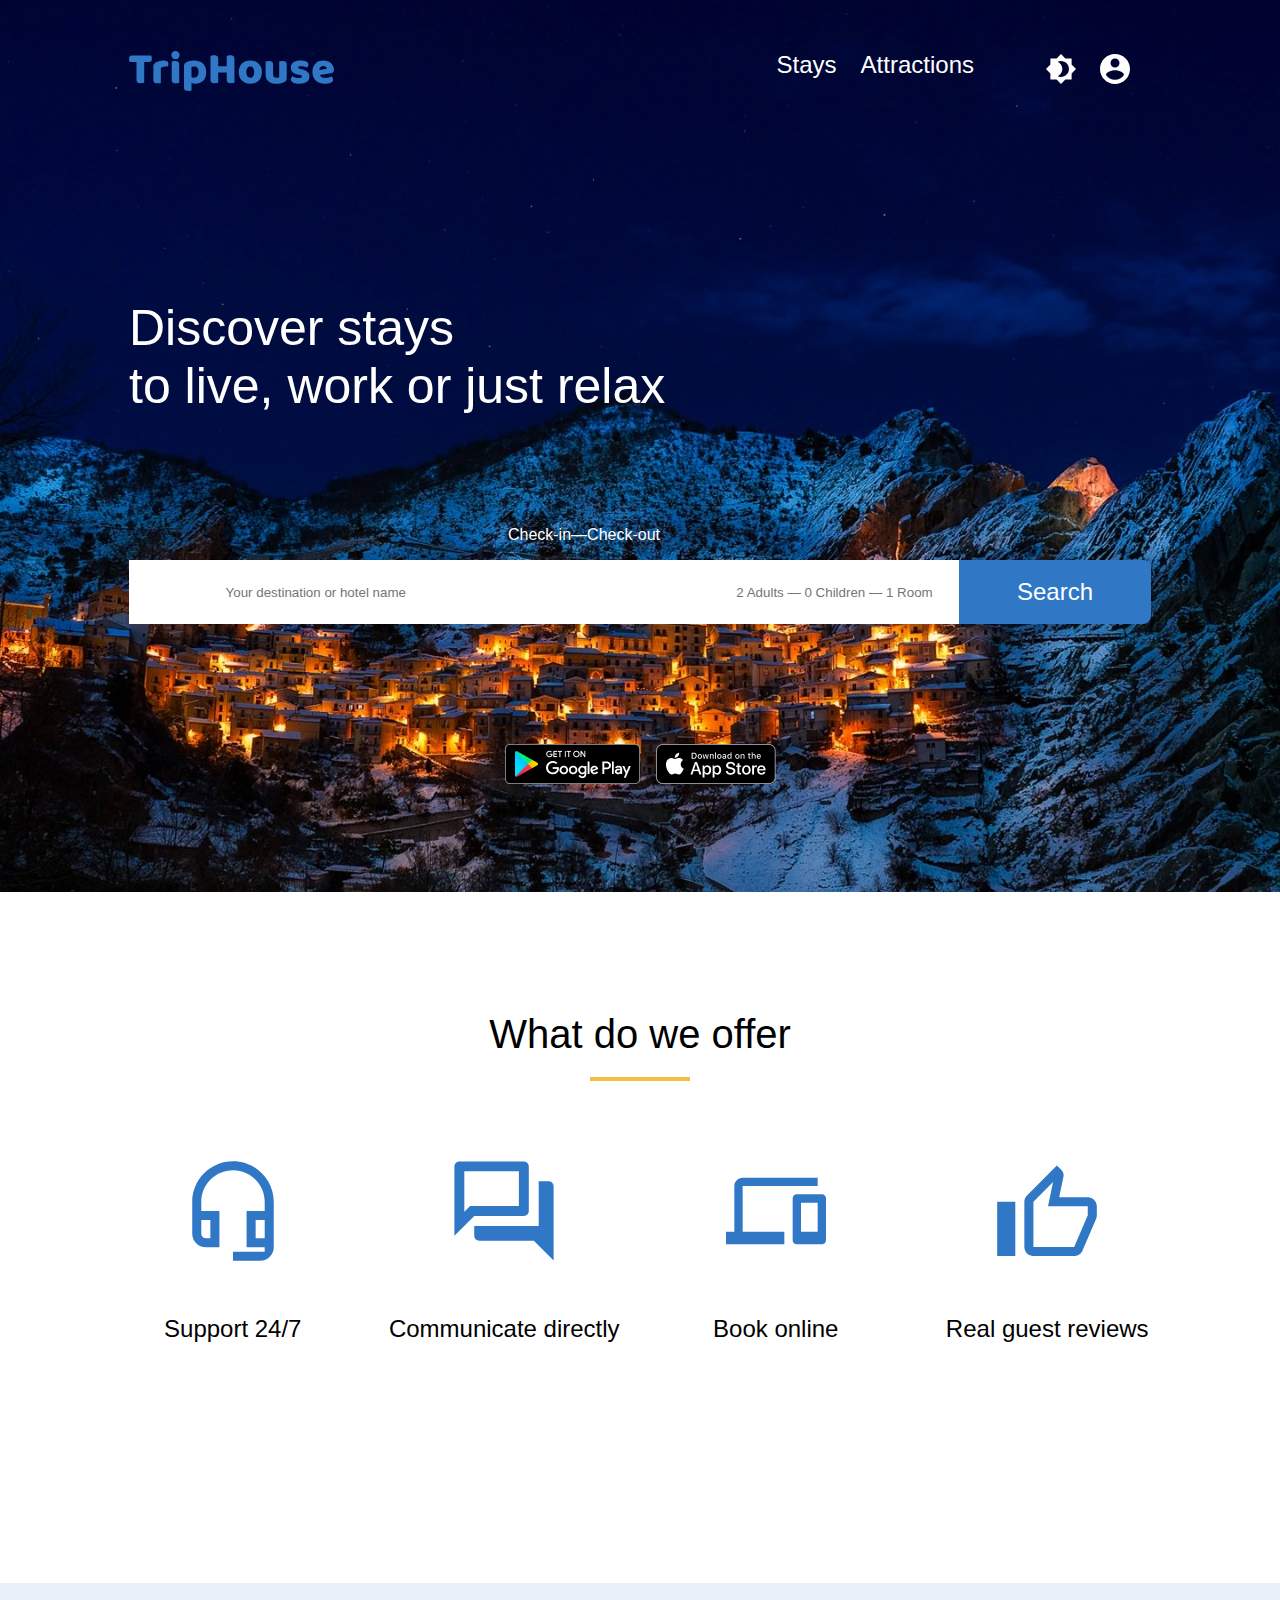
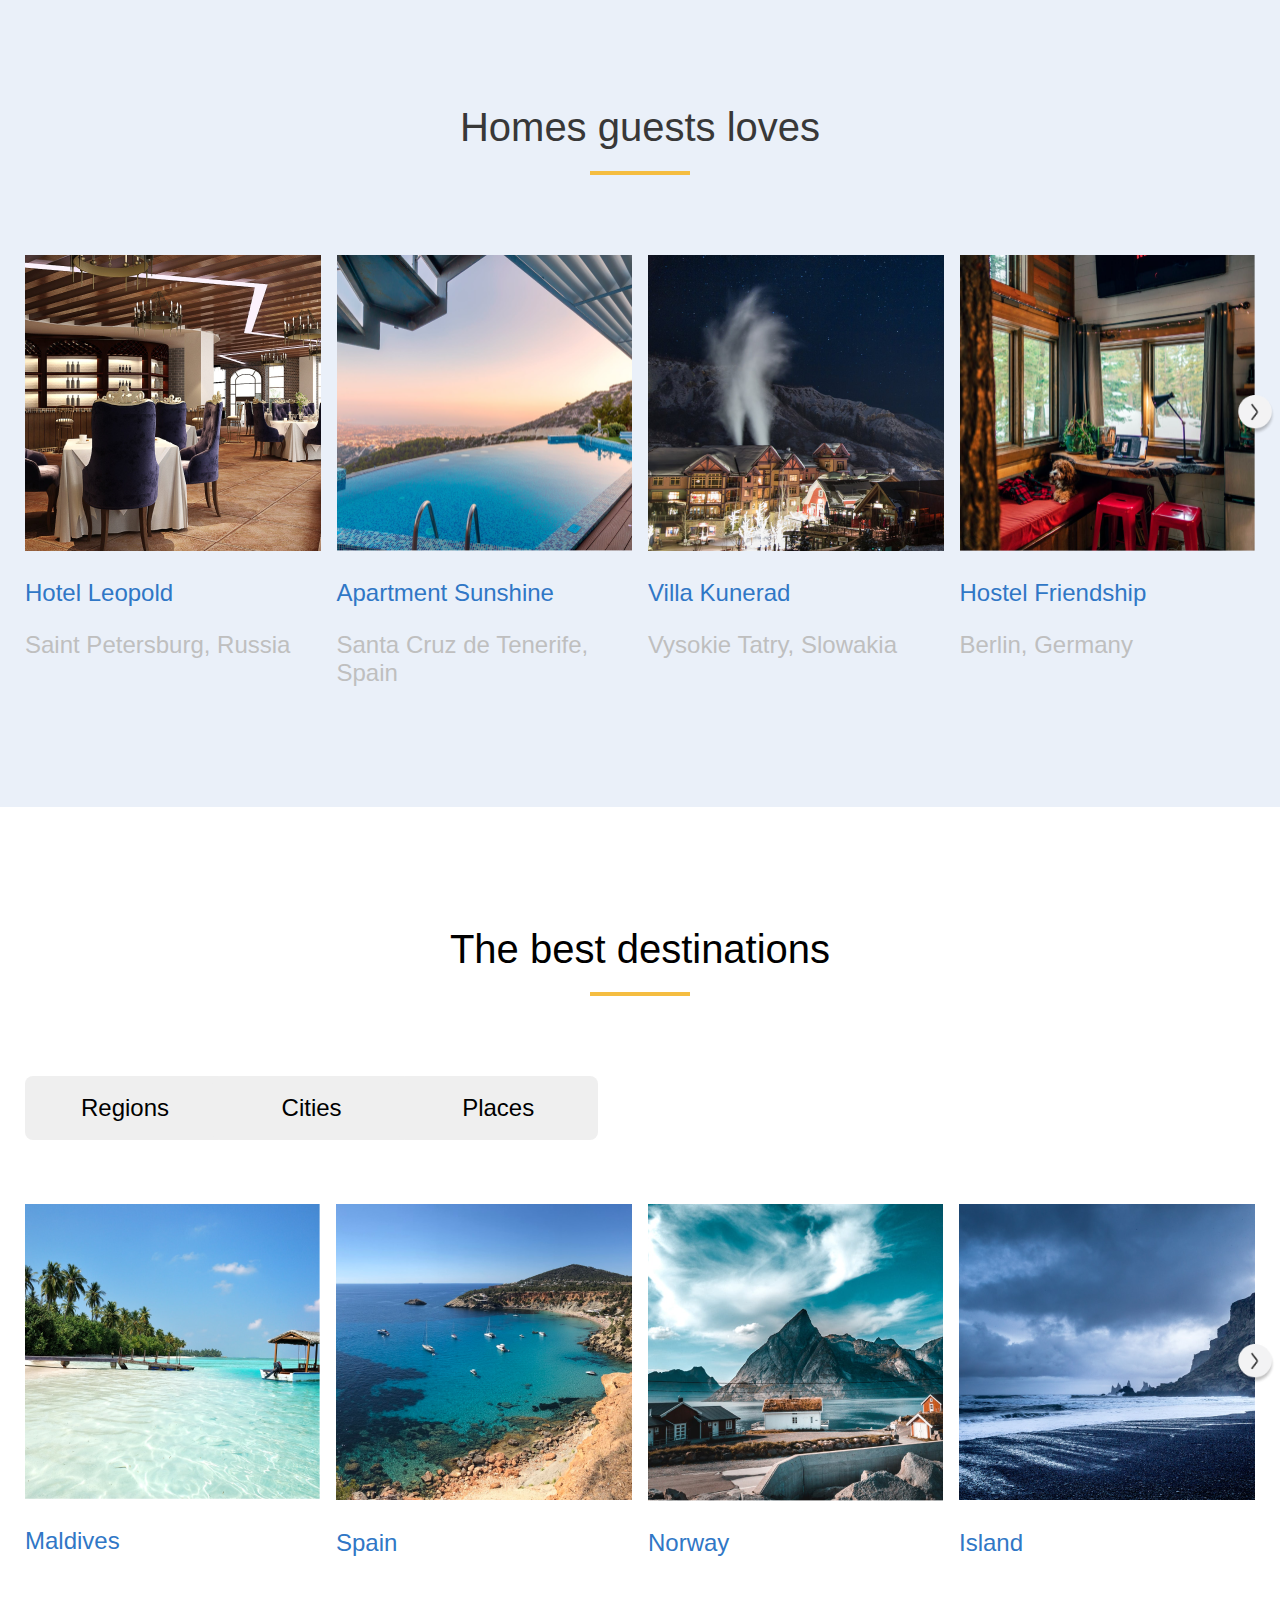
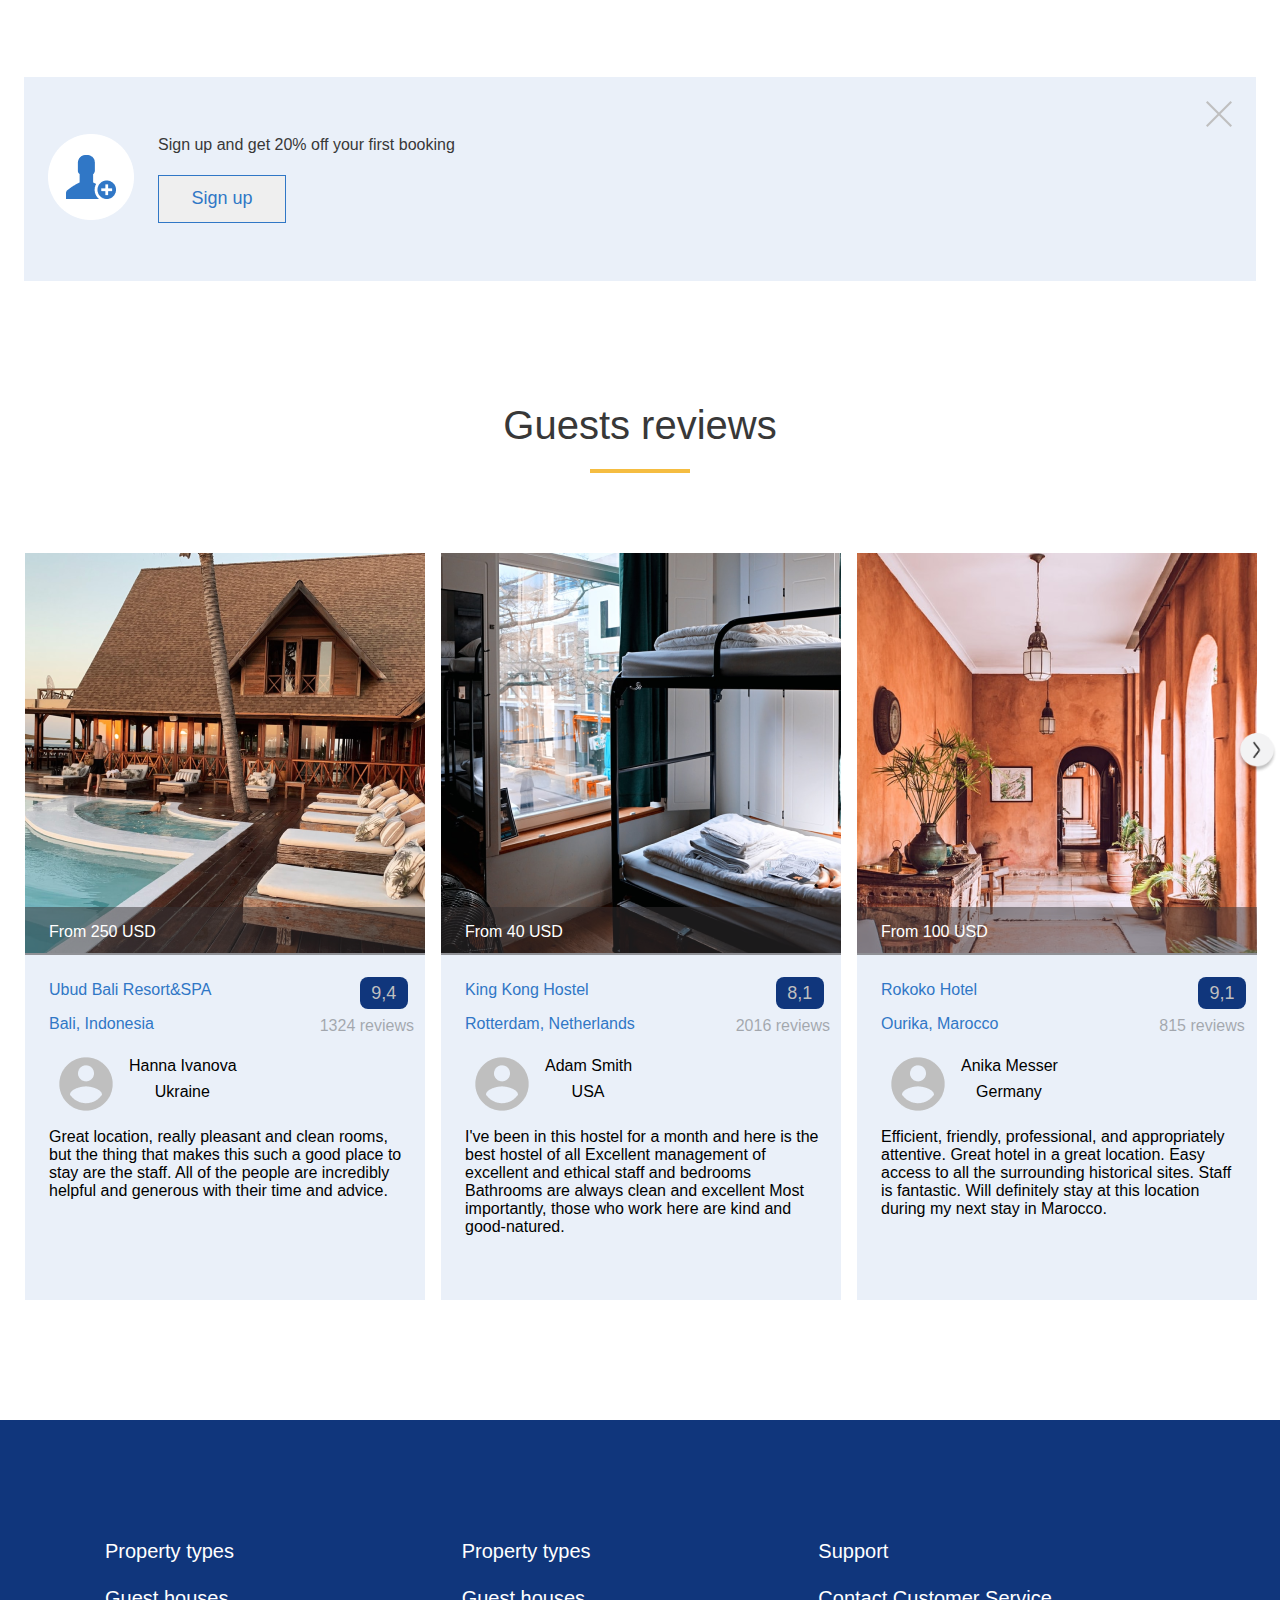
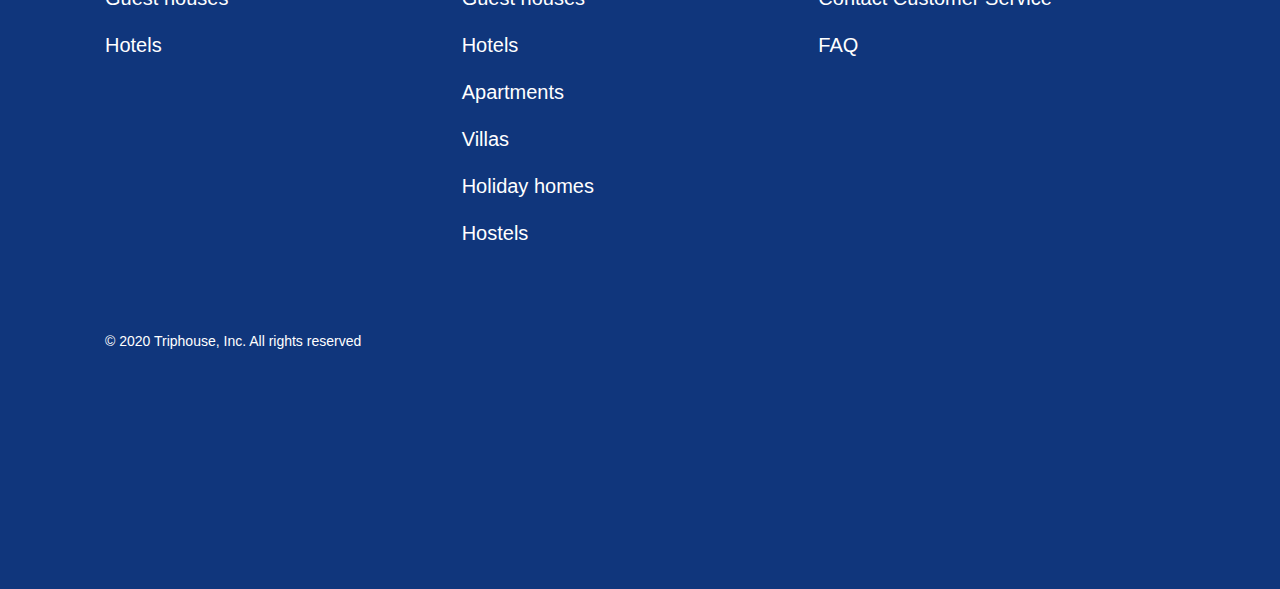
<file: index.html>
<!Doctype html>
<html lang="en">
<head>
    <meta charset="UTF-8">
    <meta name="viewport" content="width=device-width, initial-scale=1.0">
    <title>Моя первая страница!</title>
    <link href="styles/styles.css" rel="stylesheet">
    <link href="styles/adaptive.css" rel="stylesheet">
</head>
<body>

<svg display="none">
    <symbol id="logo_vector" width="205" height="40" viewBox="0 0 205 40" xmlns="http://www.w3.org/2000/svg">
        <g>
            <path d="M0.840915 11.0236C0.634374 10.6937 0.442587 10.2437 0.265552 9.67379C0.0885173 9.10386 0 8.50394 0 7.87402C0 6.70416 0.250799 5.86427 0.752398 5.35433C1.2835 4.84439 1.96213 4.58943 2.7883 4.58943H22.0851C22.2916 4.91938 22.4834 5.36933 22.6604 5.93926C22.8375 6.50919 22.926 7.10911 22.926 7.73903C22.926 8.90889 22.6604 9.74878 22.1293 10.2587C21.6277 10.7687 20.9639 11.0236 20.1377 11.0236H15.225V31.811C14.9004 31.901 14.3841 31.991 13.6759 32.081C12.9973 32.171 12.3187 32.216 11.64 32.216C10.9614 32.216 10.3565 32.156 9.82543 32.036C9.32383 31.946 8.896 31.766 8.54193 31.4961C8.18786 31.2261 7.9223 30.8511 7.74527 30.3712C7.56823 29.8913 7.47972 29.2613 7.47972 28.4814V11.0236H0.840915Z"
                  fill="#3077C6"/>
            <path d="M31.8497 31.946C31.5546 32.036 31.0825 32.126 30.4334 32.216C29.8138 32.306 29.1646 32.351 28.486 32.351C27.8369 32.351 27.2468 32.306 26.7156 32.216C26.214 32.126 25.7862 31.946 25.4321 31.676C25.0781 31.4061 24.7978 31.0461 24.5912 30.5962C24.4142 30.1162 24.3257 29.5013 24.3257 28.7514V15.2531C24.3257 14.5632 24.4437 13.9783 24.6797 13.4983C24.9453 12.9884 25.3141 12.5384 25.7862 12.1485C26.2583 11.7585 26.8337 11.4136 27.5123 11.1136C28.2204 10.7837 28.9728 10.4987 29.7695 10.2587C30.5662 10.0187 31.3923 9.83877 32.248 9.71878C33.1036 9.5688 33.9593 9.49381 34.815 9.49381C36.2313 9.49381 37.3525 9.77878 38.1786 10.3487C39.0048 10.8886 39.4179 11.7885 39.4179 13.0484C39.4179 13.4683 39.3589 13.8883 39.2409 14.3082C39.1228 14.6982 38.9753 15.0581 38.7983 15.3881C38.1786 15.3881 37.5443 15.4181 36.8951 15.4781C36.246 15.5381 35.6116 15.628 34.992 15.748C34.3724 15.868 33.7823 16.003 33.2217 16.153C32.6906 16.273 32.2332 16.4229 31.8497 16.6029V31.946Z"
                  fill="#3077C6"/>
            <path d="M42.3448 4.04949C42.3448 2.90964 42.7137 1.94976 43.4513 1.16985C44.2185 0.389951 45.2216 0 46.4609 0C47.7001 0 48.6886 0.389951 49.4262 1.16985C50.1934 1.94976 50.577 2.90964 50.577 4.04949C50.577 5.18935 50.1934 6.14923 49.4262 6.92913C48.6886 7.70904 47.7001 8.09899 46.4609 8.09899C45.2216 8.09899 44.2185 7.70904 43.4513 6.92913C42.7137 6.14923 42.3448 5.18935 42.3448 4.04949ZM50.2229 31.946C49.8983 32.006 49.4115 32.081 48.7623 32.171C48.1427 32.291 47.5084 32.351 46.8592 32.351C46.2101 32.351 45.62 32.306 45.0889 32.216C44.5873 32.126 44.1594 31.946 43.8054 31.676C43.4513 31.4061 43.171 31.0461 42.9645 30.5962C42.7874 30.1162 42.6989 29.5013 42.6989 28.7514V10.4387C43.0235 10.3787 43.4956 10.3037 44.1152 10.2137C44.7643 10.0937 45.4134 10.0337 46.0626 10.0337C46.7117 10.0337 47.2871 10.0787 47.7887 10.1687C48.3198 10.2587 48.7623 10.4387 49.1164 10.7087C49.4705 10.9786 49.736 11.3536 49.9131 11.8335C50.1196 12.2835 50.2229 12.8834 50.2229 13.6333V31.946Z"
                  fill="#3077C6"/>
            <path d="M64.8825 9.44882C66.6529 9.44882 68.2905 9.68879 69.7952 10.1687C71.3296 10.6187 72.6426 11.3236 73.7343 12.2835C74.826 13.2433 75.6816 14.4582 76.3013 15.928C76.9209 17.3678 77.2307 19.0926 77.2307 21.1024C77.2307 23.0221 76.9652 24.7019 76.4341 26.1417C75.9029 27.5816 75.1506 28.7964 74.1769 29.7863C73.2032 30.7462 72.0229 31.4661 70.6362 31.946C69.2789 32.4259 67.7594 32.6659 66.0775 32.6659C64.8088 32.6659 63.6285 32.4709 62.5368 32.081V39.5501C62.2418 39.64 61.7697 39.73 61.1205 39.82C60.4714 39.94 59.8075 40 59.1289 40C58.4798 40 57.8897 39.955 57.3586 39.865C56.857 39.775 56.4291 39.5951 56.0751 39.3251C55.721 39.0551 55.4554 38.6802 55.2784 38.2002C55.1014 37.7503 55.0128 37.1504 55.0128 36.4004V14.8031C55.0128 13.9932 55.1751 13.3333 55.4997 12.8234C55.8538 12.3135 56.3259 11.8485 56.916 11.4286C57.8307 10.8286 58.9666 10.3487 60.3239 9.98875C61.6812 9.6288 63.2007 9.44882 64.8825 9.44882ZM64.9711 26.6367C68.0101 26.6367 69.5297 24.7919 69.5297 21.1024C69.5297 19.1826 69.1461 17.7578 68.379 16.8279C67.6413 15.898 66.5644 15.4331 65.1481 15.4331C64.5875 15.4331 64.0859 15.5081 63.6433 15.658C63.2007 15.778 62.8171 15.928 62.4926 16.108V26.0067C62.8466 26.1867 63.2302 26.3367 63.6433 26.4567C64.0564 26.5767 64.499 26.6367 64.9711 26.6367Z"
                  fill="#3077C6"/>
            <path d="M105.466 31.811C105.141 31.901 104.625 31.991 103.917 32.081C103.238 32.171 102.56 32.216 101.881 32.216C101.202 32.216 100.598 32.156 100.066 32.036C99.5649 31.946 99.137 31.766 98.783 31.4961C98.4289 31.2261 98.1633 30.8511 97.9863 30.3712C97.8093 29.8913 97.7207 29.2613 97.7207 28.4814V21.4623H89.2231V31.811C88.8985 31.901 88.3822 31.991 87.674 32.081C86.9954 32.171 86.3168 32.216 85.6381 32.216C84.9595 32.216 84.3546 32.156 83.8235 32.036C83.3219 31.946 82.8941 31.766 82.54 31.4961C82.1859 31.2261 81.9204 30.8511 81.7434 30.3712C81.5663 29.8913 81.4778 29.2613 81.4778 28.4814V4.72441C81.8024 4.66442 82.3187 4.58943 83.0269 4.49944C83.735 4.37945 84.4136 4.31946 85.0628 4.31946C85.7414 4.31946 86.3315 4.37945 86.8331 4.49944C87.3642 4.58943 87.8068 4.7694 88.1609 5.03937C88.5149 5.30934 88.7805 5.68429 88.9575 6.16423C89.1346 6.64417 89.2231 7.27409 89.2231 8.05399V15.2531H97.7207V4.72441C98.0453 4.66442 98.5617 4.58943 99.2698 4.49944C99.9779 4.37945 100.657 4.31946 101.306 4.31946C101.984 4.31946 102.574 4.37945 103.076 4.49944C103.607 4.58943 104.05 4.7694 104.404 5.03937C104.758 5.30934 105.023 5.68429 105.2 6.16423C105.377 6.64417 105.466 7.27409 105.466 8.05399V31.811Z"
                  fill="#3077C6"/>
            <path d="M132.901 21.0574C132.901 22.9171 132.621 24.5819 132.06 26.0517C131.499 27.4916 130.703 28.7064 129.67 29.6963C128.667 30.6862 127.457 31.4361 126.041 31.946C124.624 32.4559 123.046 32.7109 121.305 32.7109C119.564 32.7109 117.986 32.4409 116.569 31.901C115.153 31.3611 113.929 30.5962 112.896 29.6063C111.893 28.5864 111.111 27.3566 110.55 25.9168C109.99 24.4769 109.709 22.8571 109.709 21.0574C109.709 19.2876 109.99 17.6828 110.55 16.243C111.111 14.8031 111.893 13.5883 112.896 12.5984C113.929 11.5786 115.153 10.7987 116.569 10.2587C117.986 9.71879 119.564 9.44882 121.305 9.44882C123.046 9.44882 124.624 9.73378 126.041 10.3037C127.457 10.8436 128.667 11.6235 129.67 12.6434C130.703 13.6333 131.499 14.8481 132.06 16.288C132.621 17.7278 132.901 19.3176 132.901 21.0574ZM117.41 21.0574C117.41 22.8871 117.75 24.297 118.428 25.2868C119.136 26.2467 120.11 26.7267 121.349 26.7267C122.589 26.7267 123.533 26.2317 124.182 25.2418C124.861 24.252 125.2 22.8571 125.2 21.0574C125.2 19.2576 124.861 17.8778 124.182 16.9179C123.503 15.928 122.544 15.4331 121.305 15.4331C120.066 15.4331 119.107 15.928 118.428 16.9179C117.75 17.8778 117.41 19.2576 117.41 21.0574Z"
                  fill="#3077C6"/>
            <path d="M136.572 10.4387C136.867 10.3487 137.324 10.2587 137.944 10.1687C138.593 10.0787 139.257 10.0337 139.935 10.0337C140.584 10.0337 141.16 10.0787 141.661 10.1687C142.192 10.2587 142.635 10.4387 142.989 10.7087C143.343 10.9786 143.609 11.3536 143.786 11.8335C143.992 12.2835 144.096 12.8834 144.096 13.6333V23.3071C144.096 24.5369 144.391 25.4218 144.981 25.9618C145.571 26.4717 146.426 26.7267 147.548 26.7267C148.226 26.7267 148.772 26.6667 149.185 26.5467C149.628 26.4267 149.967 26.3067 150.203 26.1867V10.4387C150.498 10.3487 150.956 10.2587 151.575 10.1687C152.224 10.0787 152.888 10.0337 153.567 10.0337C154.216 10.0337 154.791 10.0787 155.293 10.1687C155.824 10.2587 156.267 10.4387 156.621 10.7087C156.975 10.9786 157.24 11.3536 157.417 11.8335C157.624 12.2835 157.727 12.8834 157.727 13.6333V27.3116C157.727 28.8114 157.108 29.9363 155.868 30.6862C154.836 31.3461 153.596 31.841 152.151 32.171C150.734 32.5309 149.185 32.7109 147.503 32.7109C145.91 32.7109 144.435 32.5309 143.078 32.171C141.75 31.811 140.599 31.2561 139.625 30.5062C138.652 29.7563 137.899 28.7964 137.368 27.6265C136.837 26.4267 136.572 24.9869 136.572 23.3071V10.4387Z"
                  fill="#3077C6"/>
            <path d="M180.478 25.4668C180.478 27.7465 179.637 29.5313 177.955 30.8211C176.273 32.111 173.794 32.7559 170.519 32.7559C169.28 32.7559 168.129 32.6659 167.067 32.4859C166.005 32.306 165.09 32.036 164.323 31.676C163.586 31.2861 162.995 30.8061 162.553 30.2362C162.14 29.6663 161.933 28.9914 161.933 28.2115C161.933 27.4916 162.081 26.8916 162.376 26.4117C162.671 25.9018 163.025 25.4818 163.438 25.1519C164.294 25.6318 165.267 26.0667 166.359 26.4567C167.48 26.8166 168.764 26.9966 170.21 26.9966C171.124 26.9966 171.818 26.8616 172.29 26.5917C172.791 26.3217 173.042 25.9618 173.042 25.5118C173.042 25.0919 172.865 24.7619 172.511 24.5219C172.157 24.282 171.567 24.087 170.741 23.937L169.413 23.667C166.846 23.1571 164.928 22.3622 163.659 21.2823C162.42 20.1725 161.8 18.5977 161.8 16.5579C161.8 15.4481 162.036 14.4432 162.509 13.5433C162.981 12.6434 163.645 11.8935 164.5 11.2936C165.356 10.6937 166.374 10.2287 167.554 9.89876C168.764 9.5688 170.092 9.40382 171.537 9.40382C172.629 9.40382 173.647 9.49381 174.591 9.67379C175.565 9.82377 176.406 10.0637 177.114 10.3937C177.822 10.7237 178.383 11.1586 178.796 11.6985C179.209 12.2085 179.415 12.8234 179.415 13.5433C179.415 14.2332 179.283 14.8331 179.017 15.3431C178.781 15.823 178.471 16.228 178.088 16.5579C177.852 16.4079 177.497 16.258 177.025 16.108C176.553 15.928 176.037 15.778 175.476 15.658C174.916 15.5081 174.34 15.3881 173.75 15.2981C173.19 15.2081 172.673 15.1631 172.201 15.1631C171.227 15.1631 170.475 15.2831 169.944 15.5231C169.413 15.733 169.147 16.078 169.147 16.5579C169.147 16.8879 169.295 17.1579 169.59 17.3678C169.885 17.5778 170.446 17.7728 171.272 17.9528L172.644 18.2677C175.476 18.9276 177.483 19.8425 178.663 21.0124C179.873 22.1522 180.478 23.637 180.478 25.4668Z"
                  fill="#3077C6"/>
            <path d="M195.706 32.7109C193.965 32.7109 192.342 32.4709 190.837 31.991C189.362 31.4811 188.064 30.7312 186.942 29.7413C185.851 28.7514 184.98 27.5066 184.331 26.0067C183.712 24.5069 183.402 22.7522 183.402 20.7424C183.402 18.7627 183.712 17.0679 184.331 15.658C184.98 14.2182 185.821 13.0484 186.854 12.1485C187.887 11.2186 189.067 10.5437 190.395 10.1237C191.722 9.67379 193.08 9.44882 194.466 9.44882C196.03 9.44882 197.447 9.68879 198.715 10.1687C200.014 10.6487 201.12 11.3086 202.035 12.1485C202.979 12.9884 203.702 13.9932 204.203 15.1631C204.734 16.333 205 17.6078 205 18.9876C205 20.0075 204.72 20.7874 204.159 21.3273C203.598 21.8673 202.817 22.2122 201.813 22.3622L190.881 24.027C191.206 25.0169 191.87 25.7668 192.873 26.2767C193.876 26.7567 195.027 26.9966 196.325 26.9966C197.535 26.9966 198.671 26.8466 199.733 26.5467C200.825 26.2167 201.71 25.8418 202.389 25.4218C202.861 25.7218 203.259 26.1417 203.584 26.6817C203.908 27.2216 204.071 27.7915 204.071 28.3915C204.071 29.7413 203.451 30.7462 202.212 31.4061C201.268 31.916 200.205 32.261 199.025 32.4409C197.845 32.6209 196.738 32.7109 195.706 32.7109ZM194.466 15.0281C193.758 15.0281 193.139 15.1481 192.608 15.3881C192.106 15.628 191.693 15.943 191.368 16.333C191.044 16.6929 190.793 17.1129 190.616 17.5928C190.468 18.0427 190.38 18.5077 190.35 18.9876L197.919 17.7278C197.83 17.1279 197.506 16.5279 196.945 15.928C196.384 15.3281 195.558 15.0281 194.466 15.0281Z"
                  fill="#3077C6"/>
        </g>
    </symbol>


    <symbol id="Night" width="30" height="30" viewBox="0 0 30 30" xmlns="http://www.w3.org/2000/svg">
        <g>
            <path d="M25.6101 10.6101V4.38992H19.3899L15 0L10.6101 4.38992H4.38992V10.6101L0 15L4.38992 19.3899V25.6101H10.6101L15 30L19.3899 25.6101H25.6101V19.3899L30 15L25.6101 10.6101ZM15 22.9576C13.8196 22.9576 12.6923 22.6923 11.6844 22.2281C14.4164 20.9682 16.3263 18.2096 16.3263 15C16.3263 11.7905 14.4164 9.03183 11.6844 7.77188C12.6923 7.30769 13.8196 7.04244 15 7.04244C19.3899 7.04244 22.9576 10.6101 22.9576 15C22.9576 19.3899 19.3899 22.9576 15 22.9576Z"
                  fill="white"/>
        </g>
    </symbol>

    <symbol id="AccountCircle" width="30" height="30" viewBox="0 0 40 40" fill="none"
            xmlns="http://www.w3.org/2000/svg">
        <g>
            <path d="M20 0C8.96 0 0 8.96 0 20C0 31.04 8.96 40 20 40C31.04 40 40 31.04 40 20C40 8.96 31.04 0 20 0ZM20 6C23.32 6 26 8.68 26 12C26 15.32 23.32 18 20 18C16.68 18 14 15.32 14 12C14 8.68 16.68 6 20 6ZM20 34.4C15 34.4 10.58 31.84 8 27.96C8.06 23.98 16 21.8 20 21.8C23.98 21.8 31.94 23.98 32 27.96C29.42 31.84 25 34.4 20 34.4Z"
                  fill="white"/>
        </g>
    </symbol>

    <symbol id="sound" viewBox="0 0 76 92" xmlns="http://www.w3.org/2000/svg">
        <g>
            <path d="M67.1667 54.3334V71H58.8333V54.3334H67.1667ZM17.1667 54.3334V71H13C10.7083 71 8.83333 69.125 8.83333 66.8334V54.3334H17.1667ZM38 0.166687C17.2917 0.166687 0.5 16.9584 0.5 37.6667V66.8334C0.5 73.75 6.08333 79.3334 13 79.3334H25.5V46H8.83333V37.6667C8.83333 21.5417 21.875 8.50002 38 8.50002C54.125 8.50002 67.1667 21.5417 67.1667 37.6667V46H50.5V79.3334H67.1667V83.5H38V91.8334H63C69.9167 91.8334 75.5 86.25 75.5 79.3334V37.6667C75.5 16.9584 58.7083 0.166687 38 0.166687Z"
                  fill="#3077C6"/>
        </g>
    </symbol>


    <symbol id="Communicate" viewBox="0 0 84 84" xmlns="http://www.w3.org/2000/svg">
        <g>
            <path d="M54.5002 8.66665V37.8333H13.5418L8.66683 42.7083V8.66665H54.5002ZM58.6668 0.333313H4.50016C2.2085 0.333313 0.333496 2.20831 0.333496 4.49998V62.8333L17.0002 46.1666H58.6668C60.9585 46.1666 62.8335 44.2916 62.8335 42V4.49998C62.8335 2.20831 60.9585 0.333313 58.6668 0.333313ZM79.5002 17H71.1668V54.5H17.0002V62.8333C17.0002 65.125 18.8752 67 21.1668 67H67.0002L83.6668 83.6667V21.1666C83.6668 18.875 81.7918 17 79.5002 17Z"
                  fill="#3077C6"/>
        </g>
    </symbol>

    <symbol id="Book" viewBox="0 0 100 68" xmlns="http://www.w3.org/2000/svg">
        <g>
            <path d="M16.6667 9.00002H91.6667V0.666687H16.6667C12.0833 0.666687 8.33333 4.41669 8.33333 9.00002V54.8333H0V67.3333H58.3333V54.8333H16.6667V9.00002ZM95.8333 17.3334H70.8333C68.5417 17.3334 66.6667 19.2084 66.6667 21.5V63.1667C66.6667 65.4583 68.5417 67.3333 70.8333 67.3333H95.8333C98.125 67.3333 100 65.4583 100 63.1667V21.5C100 19.2084 98.125 17.3334 95.8333 17.3334ZM91.6667 54.8333H75V25.6667H91.6667V54.8333Z"
                  fill="#3077C6"/>
        </g>
    </symbol>

    <symbol id="Real" viewBox="0 0 92 84" xmlns="http://www.w3.org/2000/svg">
        <g>
            <path d="M83.4998 29.3334H57.2082L61.1665 10.2917L61.2915 8.95835C61.2915 7.25002 60.5832 5.66669 59.4582 4.54169L55.0415 0.166687L27.6248 27.625C26.0832 29.125 25.1665 31.2084 25.1665 33.5V75.1667C25.1665 79.75 28.9165 83.5 33.4998 83.5H70.9998C74.4582 83.5 77.4165 81.4167 78.6665 78.4167L91.2498 49.0417C91.6248 48.0834 91.8332 47.0834 91.8332 46V37.6667C91.8332 33.0834 88.0832 29.3334 83.4998 29.3334ZM83.4998 46L70.9998 75.1667H33.4998V33.5L51.5832 15.4167L46.9582 37.6667H83.4998V46ZM0.166504 33.5H16.8332V83.5H0.166504V33.5Z"
                  fill="#3077C6"/>
        </g>
    </symbol>
</svg>


<section class="header-container">
    <div class="wrapper ">
        <header class="header__nav">
            <svg class="header-logo">
                <use href="#logo_vector"></use>
            </svg>
            <nav class="nav-container">
                <ul class="nav-link-text">
                    <li class="link-text"><a href="#">Stays</a></li>
                    <li class="link-text"><a href="#">Attractions </a></li>
                </ul>
                <div class="nav-link-icon">
                    <a href="#">
                        <svg class="link-icon night__icon">
                            <use href="#Night"></use>
                        </svg>
                    </a>
                    <a href="#">
                        <svg class=" link-icon accountCircle__ icon">
                            <use href="#AccountCircle"></use>
                        </svg>
                    </a>
                </div>
                <div class="hamburger">
                    <span></span>
                    <span></span>
                    <span></span>
                </div>
            </nav>
        </header>
        <div class="main-container ">
            <h1 class="title-Discover ">Discover stays
                <br>
                to live, work or just relax</h1>
            <form class="main-form">
                <div class="main-form-block">
                    <div class="top-section__destination">
                        <input class="top-section__input" type="text" id="destination"
                               placeholder="Your destination or hotel name"/>
                        <label class="destination-label" for="destination"></label>
                    </div>
                    <div class="top-section__data">
                        <input class="top-section__input" type="text" id="data" placeholder=""/>
                        <label class="data-label" for="data">Check-in—Check-out</label>
                    </div>
                    <div class="form-input__check-in">
                        <div class="form-check-in">
                            <input class="top-section__input" type="text" id="check-in" placeholder="Check-in data"/>
                            <label class="data-label" for="check-in"></label>
                        </div>
                        <div class="form-check-out">
                            <input class="top-section__input" type="text" id="check-out" placeholder="Check-out data"/>
                            <label class="data-label" for="check-out"></label>
                        </div>
                    </div>
                    <div class="top-section__number">
                        <input class="top-section__input" type="text" id="number"
                               placeholder="2 Adults — 0 Children — 1 Room"/>
                        <label class="number-label" for="number"></label>
                    </div>
                    <div class="top-section__button">
                        <button class="search" type="submit">Search</button>
                    </div>
                </div>
            </form>
        </div>
        <div class="app-google">
            <img class="google-play" src="img/google-play-badge.png" alt="icon">
            <img class="app-store" src="img/appstore.png" alt="icon">
        </div>
    </div>
</section>


<!--Offer-->
<section class="container">
    <div class="content__wrapper">
        <h2 class="title title-line">What do we offer</h2>
        <div class="row row-mobail ">
            <div class="column">
                <svg class="img">
                    <use href="#sound"></use>
                </svg>
                <p class="icon-label">Support 24/7</p>
            </div>
            <div class="column ">
                <svg class="img">
                    <use href="#Communicate"></use>
                </svg>
                <p class="icon-label">Communicate directly</p>
            </div>
            <div class="column ">
                <svg class="img">
                    <use href="#Book"></use>
                </svg>
                <p class="icon-label">Book online</p>
            </div>
            <div class="column">
                <svg class="img">
                    <use href="#Real"></use>
                </svg>
                <p class="icon-label icon__bottom">Real guest reviews</p>
            </div>
        </div>
    </div>
</section>

<!--Homes-->
<section class="container-background">
    <div class="content__wrapper  ">
        <h2 class="title-homes  title-line">Homes guests loves</h2>
        <div class="row row-img ">
            <div class="column homes-column__mobail ">
                <img class="img-homes" src="img/hotel.png" alt="Photo"/>
                <p class="label-1">Hotel Leopold</p>
                <p class="label-2">Saint Petersburg, Russia</p>
            </div>

            <div class="column ">
                <img class="img-homes" src="img/Apartment .png" alt="Photo"/>
                <p class="label-1">Apartment Sunshine</p>
                <p class="label-2">Santa Cruz de Tenerife,<br> Spain</p>
            </div>

            <div class="column hidden-column">
                <img class="img-homes" src="img/Villa .png" alt="Photo"/>
                <p class="label-1">Villa Kunerad</p>
                 <p class="label-2">Vysokie Tatry, Slowakia</p>
            </div>

            <div class="column hidden-column">
                <img class="img-homes" src="img/Hostel .png" alt="Photo"/>
                <p class="label-1">Hostel Friendship</p>
                  <p class="label-2">Berlin, Germany</p>
                <img class="strum-homes" src="./img/strum.png" alt="icon">
            </div>
        </div>
    </div>
</section>


<!--The best-->
<section class="container-best">
    <div class="content__wrapper ">
        <h2 class="title-best title-line"> The best destinations</h2>
        <div class="block-button">
            <div class="button-Regions">
                <button class="button" type="button">Regions</button>
            </div>
            <div class="button-Cities">
                <button class="button" type="button"> Cities</button>
            </div>
            <div class="button-places">
                <button class="button" type="button">Places</button>
            </div>
        </div>
        <div class="row">
            <div class="column">
                <img class="img__best" src="img/maldives.png" alt="Photo"/>
                <p class="label-1">Maldives</p>
            </div>

            <div class="column ">
                <img class="img__best" src="img/spain.png" alt="Photo"/>
                <p class="label-1">Spain</p>
            </div>

            <div class="column  ">
                <img class="img__best" src="img/norwai.png" alt="Photo"/>
                <p class="label-1">Norway</p>
            </div>

            <div class="column ">
                <img class="img__best" src="img/island.png" alt="Photo"/>
                <p class="label-1">Island</p>
                <img class="strum-homes" src="./img/strum.png" alt="icon">
            </div>
        </div>
    </div>
</section>

<!--User-->
<section class="container-user">
    <div class="container-sing">
        <div class="user-icon">
            <img class="user-icon__img" src="img/user.png" height="86" width="86" alt="icon"/>
        </div>

        <div class="column-user">
            <span class="title__user">Sign up and get 20% off your first booking</span>
            <button class="sign-up" type="submit">Sign up</button>
        </div>
        <div class="vector">
            <img src="img/Vector (1).png" height="26" width="26" alt="icon"/>
        </div>
    </div>
</section>

<!--Guests-->
<section class="container-guests">
    <div class="content__wrapper container__wrapper__mobail">
        <h2 class="title-guests title-line"> Guests reviews</h2>
        <h2 class="title-guests__reviews"> Reviews</h2>
        <div class="row">
            <div class="column-guests ">
                <img class="img__guest" src="img/bali.png" alt="photo"/>
                <span class="from">From 250 USD</span>
                <p class="Ubud">Ubud Bali Resort&SPA</p>
                <p class="indonesia">Bali, Indonesia</p>
                <div class="block-number">
                    <p class="number">9,4</p>
                    <p class="reviews">1324 reviews</p>
                </div>
                <div class="user-block">
                    <img src="img/user-guests.png" alt="icon">
                    <div class="name-country">
                        <p class="name">Hanna Ivanova</p>
                        <p class="user__country">Ukraine</p>
                    </div>
                </div>
                <p class="title-best-bottom">Great location, really pleasant and clean rooms, but the
                    thing that makes this such a good place to stay are the staff. All of the people
                    are incredibly helpful and generous with their time and advice. </p>
            </div>
            <div class="column-guests ">
                <img class="img__guest" src="img/Rotterdam.png" alt="photo"/>
                <span class="from">From 40 USD</span>
                <p class="Ubud">King Kong Hostel</p>
                <p class="indonesia">Rotterdam, Netherlands</p>
                <div class="block-number">
                    <p class="number">8,1</p>
                    <p class="reviews">2016 reviews</p>
                </div>
                <div class="user-block">
                    <img src="img/user-guests.png" alt="icon">
                    <div class="name-country">
                        <p class="name">Adam Smith</p>
                        <p class="user__country">USA</p>
                    </div>
                </div>
                <p class="title-best-bottom">I've been in this hostel for a month and here is the best hostel of all
                    Excellent management of excellent and ethical staff and bedrooms Bathrooms are always clean and
                    excellent
                    Most importantly, those who work here are kind and good-natured.
                </p>
            </div>
            <div class="column-guests hidden-column">
                <img class="img__guest" src="img/marocco.png" alt="photo"/>
                <span class="from">From 100 USD</span>
                <p class="Ubud">Rokoko Hotel</p>
                <p class="indonesia">Ourika, Marocco</p>
                <div class="block-number">
                    <p class="number">9,1</p>
                    <p class="reviews">815 reviews</p>
                </div>
                <div class="user-block">
                    <img src="img/user-guests.png" alt="icon">
                    <div class="name-country">
                        <p class="name">Anika Messer</p>
                        <p class="user__country"> Germany</p>
                    </div>
                </div>
                <p class="title-best-bottom">Efficient, friendly, professional, and appropriately attentive.
                    Great hotel in a great location. Easy access to all the surrounding historical sites. Staff is
                    fantastic.
                    Will definitely stay at this location during my next stay in Marocco.
                </p>
                <img class="strum" src="img/strum.png" alt="icon">
            </div>
        </div>
    </div>
</section>

<!--Footer-->
<div class="footer-background container">
    <div class="content__wrapper">
        <div class="row">
            <div class="footer-column__footer">
                <svg class="header-logo">
                    <use href="#logo_vector"></use>
                </svg>
                <ul class="footer-column__foot">
                    <li> About</li>
                    <li> Property types</li>
                    <li> Support</li>
                </ul>
                <div class="footer-column__Triphouse ">
                    <p class="footer__foot">© 2020 Triphouse, Inc. All rights reserved</p>
                </div>
            </div>

            <div class=" footer-column">
                <ul class="footer-about">
                    <li>Property types</li>
                    <li>Guest houses</li>
                    <li>Hotels</li>

                </ul>
            </div>
            <div class=" footer-column">
                <ul class="footer-about">
                    <li>Property types</li>
                    <li>Guest houses</li>
                    <li>Hotels</li>
                    <li>Apartments</li>
                    <li>Villas</li>
                    <li>Holiday homes</li>
                    <li>Hostels</li>
                </ul>
            </div>
            <div class="footer-column">
                <ul class="footer-about">
                    <li>Support</li>
                    <li>Contact Customer Service</li>
                    <li>FAQ</li>
                </ul>
            </div>
        </div>
        <div class="footer-2020 "><p>© 2020 Triphouse, Inc. All rights reserved</p></div>
    </div>
</div>
</body>
</html>
</file>
<file: styles/styles.css>
@font-face {
    font-family: 'Roboto';
    font-style: normal;
    font-weight: 400;
    font-display: swap;
    src: url(https://fonts.gstatic.com/s/roboto/v29/KFOmCnqEu92Fr1Mu72xKOzY.woff2) format('woff2');
    unicode-range: U+0460-052F, U+1C80-1C88, U+20B4, U+2DE0-2DFF, U+A640-A69F, U+FE2E-FE2F;
}


@font-face {
    font-family: 'Roboto';
    font-style: normal;
    font-weight: 500;
    font-display: swap;
    src: url(https://fonts.gstatic.com/s/roboto/v29/KFOlCnqEu92Fr1MmEU9fCRc4EsA.woff2) format('woff2');
    unicode-range: U+0460-052F, U+1C80-1C88, U+20B4, U+2DE0-2DFF, U+A640-A69F, U+FE2E-FE2F;
}



* {
    padding: 0;
    margin: 0;
    box-sizing: border-box;
}

*{
    padding: 0;
    margin: 0;
    box-sizing: border-box;
    font-family: "Roboto", sans-serif;
}

.header-container {
    background: url("../img/header-444.png") no-repeat;
    background-size: cover;
    background-position: center top;
    width: 100%;
}

.wrapper {
    max-width: 1232px;
    margin: 0 auto;
}

header {
    display: flex;
    justify-content: space-between;
    padding: 51px 105px 208px;
    position: relative;

}

.header-logo {
    display: block;
    width: 205px;
    height: 40px;
}

.nav-container {
    display: flex;
    justify-content: space-between;

}

.nav-rapper {
    display: flex;
    justify-content: space-between;
}

.nav-link-text {
    display: flex;
    justify-content: space-between;
    color: #ffffff;
    font-size: 24px;
    font-weight: 400;
    margin-right: 48px;
    padding-bottom: 10px;
    font-family: "Roboto", sans-serif;
    text-decoration: none;
}

ul {
    list-style: none;
    margin-right: 24px;
}

a {
    text-decoration: none;
    color: #ffffff;
}

.link-text {
    margin-right: 24px;
}

.link-text:hover::after {
    content: "";
    display: block;
    height: 2px;
    background: #F5BD41;
    margin: 0 5px 0;
}

.nav-link-icon {
    display: flex;
    justify-content: space-between;
    align-items: center;
    padding-right: 105px;
    height: 40px;
    width: 40px;
}

.link-icon {
    margin-right: 24px;
    height: 30px;
    width: 30px;
}


.link-account {
    height: 40px;
    width: 40px;

}

.main-container {
    display: block;
    padding: 0 105px;
}

.title-Discover {
    font-size: 50px;
    padding-bottom: 145px;
    color: #ffffff;

    font-weight: 500;
}

.main-form {
    display: flex;
    justify-content: space-between;
    align-items: center;

}

.form-input__check-in {
    display: none;
    flex-direction: row;
}

.main-form-block {
    display: flex;
    justify-content: space-between;
    border: none;
    max-width: 1232px;
    width: 100%;
}

.destination-label {
    position: absolute;
    left: 24px;
    bottom: 80px;
    color: #ffffff;

}

.data-label {
    position: absolute;
    right: 50px;
    bottom: 80px;
    color: #ffffff;

}
.number-label {
    position: absolute;
    right: 50px;
    bottom: 80px;
    color: #ffffff;
}



.container{
    padding: 120px 105px;


}

.content__wrapper{
    display: flex;
    flex-direction: column;
    margin: 0 auto;
    max-width: 1230px;

}
.top-section__destination {
    width: 45%;
    position: relative;
}
.top-section__data {
    width: 25%;
    position: relative;
}
.top-section__number {
    width: 30%;
    position: relative;
}

.top-section__button {
    position: relative;
}

.search {
    height: 64px;
    width: 192px;
    border-radius: 0 8px 8px 0;
    background-color: #3077C6;
    border: none;
    font-size: 24px;
    color: #ffffff;
}

.top-section__input {
    height: 64px;
    width: 100%;
    border: none;
    text-align: center;
}

.top-section__input:focus {
    outline-offset: 0;
    box-shadow: inset 0 0 0 3px #F5BD41;
    outline: none;
    border-radius: 8px;
}

.app-google {
    display: flex;
    justify-content: center;
    padding-top: 120px;
    padding-bottom: 108px;
}

.google-play {
    margin-right: 16px;
}

/*Offer*/
.container {
    width: 100%;
    padding-top: 120px;
}

.content__wrapper {
    display: flex;
    max-width: 1232px;
    flex-direction: column;
    margin: 0 auto;
    position: relative;

}

.title {
    font-family: "Roboto", sans-serif;
    font-weight: 500;
    text-align: center;
    font-size: 40px;
    font-style: normal;
}

.title-line::after {
    content: '';
    display: block;
    width: 100px;
    height: 4px;
    margin: 20px auto 80px;
    background-color: #F5BD41;
}




.row {

    display: flex;
    justify-content: space-between;
    width: 100%;
}


.column{
    text-align: center;
    width:25%;
}

div.column:not(:last-child){
    margin-right:16px ;
}

.img {
    height: 100px;
    width: 100px;
}



.column {
    text-align: center;
    width: 25%;

}

div.column:not(:last-child) {
    margin-right: 16px;
}

.img {
    height: 100px;
    width: 100px;

}

.icon-label {
    font-family: "Roboto", sans-serif;
    font-weight: 400;
    font-size: 24px;
    line-height: 28px;
    padding-top: 50px;

}
.footer-background{
    background-color: #10367C;


}
.footer-column{
    width: 33.3%;
    flex-grow: 1;
}
ul {
    font-family: "Roboto" , sans-serif;
    list-style: none;
    font-size: 20px;
    color: #ffffff;


}

ul.footer-about>li{
    padding-bottom: 24px;

}

.footer-2020{
    font-family: "Roboto" , sans-serif;
    padding-top: 64px;
    color:#FFFFFF;
    font-size: 14px;
    font-weight: 400;

}

/*Homes*/
.container-background {
    width: 100%;
    background-color: #EAF0F9;
    padding: 120px 16px 0;
    margin: 0 auto;
}

.title-homes {
    font-family: "Roboto", sans-serif;
    font-weight: 500;
    text-align: center;
    font-size: 40px;
    line-height: 48px;
    color: #383838;

}

.column {
    text-align: center;
    width: 25%;
    position: relative;

}

.img-homes {
    height: 296px;
    width: 100%;
}

.label-1 {
    font-family: "Roboto", sans-serif;
    font-weight: 400;
    font-size: 24px;
    margin-top: 24px;
    color: #3077C6;
    text-align: left;

}

.label-2 {
    font-family: "Roboto", sans-serif;
    font-weight: 400;
    font-size: 24px;
    margin-top: 24px;
    color: #BFBFBF;
    text-align: left;

}

.strum-homes {
    height: 40px;
    width: 40px;
    position: absolute;
    right: -20px;
    bottom: 250px;
}

/*Best*/
.container-best {
    width: 100%;
    position: relative;
    padding: 120px 16px 0;
    margin: 0 auto;
}

.title-best {
    text-align: center;
    font-size: 40px;
    font-weight: 50;

}

.block-button {
    display: flex;
    justify-content: space-around;
    padding-bottom: 64px;
    max-width: 622px;
    width: 100%;

}

.Regions {
    position: relative;
    width: 30%;
}

.Cities {
    position: relative;
    width: 30%;
}

.places {
    position: relative;
    width: 40%;

}

.button {
    font-size: 24px;
    border: none;
    height: 64px;
    width: 200px;
    border-radius: 8px;
}

.button:hover {
    background-color: #3077C6;
}

.row {
    display: flex;
    justify-content: space-between;
    width: 100%;
}

div.column:not(:last-child) {
    margin-right: 16px;
}

.column-img {

    width: 25%;
}

.img-photo {
    height: 296px;
    width: 100%;
    padding-bottom: 24px;
    position: relative;
}

.block-button {
    display: flex;
    justify-content: space-around;
    padding-bottom: 64px;
    max-width: 622px;
    width: 100%;

}
.button-Regions {
    position: relative;
    width: 30%;
}
.button-Cities {
    position: relative;
    width: 30%;
}
.button-places {
    position: relative;
    width: 40%;

}
.button__img {
    position: absolute;
    top: 120px;
    left: 75px;
    height: 48px;
    width: 128px;
    border-radius: 8px;
    color: #3077C6;
    border: 1px solid #3077C6;
    font-size: 18px;

}

.Maldives {
    text-align: left;
    font-size: 24px;
    padding-bottom: 50px;
    padding-top: 20px;
    color: #3077C6;
}

.strum-homes {
    position: absolute;
    right: -20px;
    top: 140px;
    height: 40px;
    width: 40px;

}

/*User*/
.container-user {
    width: 100%;
    margin: 0 auto;
}

.container-sing {
    max-width: 1232px;
    display: flex;
    background-color: #EAF0F9;
    position: relative;
    margin: 0 auto;
}

.span {
    max-width: 1232px;
    width: 100%;
    font-family: "Roboto", sans-serif;
    color: #383838;
    margin-top: 51px;
    font-size: 24px;
    font-weight: 500;
}

.user-icon {
    padding: 57px 24px;
}

.column-user {
    display: flex;
    flex-direction: column;
    justify-content: center;
    align-items: flex-start;
    color: #383838;
}

.sign-up {
    height: 48px;
    width: 128px;
    margin-top: 21px;
    font-size: 18px;
    color: #3077C6;
    border: 1px solid #3077C6;
}


.vector {
    height: 26px;
    width: 26px;
    position: absolute;
    top: 24px;
    right: 24px;
}

/*Guests*/

.container-guests {
    position: relative;
    width: 100%;
    margin: 0 auto;
}

.content__wrapper {
    display: flex;
    max-width: 1230px;
    flex-direction: column;
    margin: 0 auto;
    padding-bottom: 120px;
}

.title-guests__reviews {
    display: none;
}

.title-guests {
    font-weight: 500;
    padding-top: 120px;
    text-align: center;
    font-size: 40px;
    line-height: 48px;
    color: #383838;
}

.row {
    display: flex;
    justify-content: space-between;
    width: 100%;
}

.column-guests {
    position: relative;
    text-align: center;
    flex: 0 1 33.3333%;
    background-color: #EAF0F9;
}

.column-guests span {
    background-color: rgba(53, 50, 51, 0.5);
    height: 48px;
    width: 400px;
    position: absolute;
    left: 0;
    top: 354px;
}

.from {
    text-align: left;
    padding-left: 24px;
    padding-top: 16px;
    color: #ffffff;
}

.Ubud {
    text-align: left;
    padding-left: 24px;
    padding-top: 24px;
    color: #3077C6;
}

.indonesia {
    text-align: left;
    padding-left: 24px;
    padding-top: 16px;
    color: #3077C6;
}

.block-number {
    position: absolute;
    right: 11px;
    bottom: 265px;
}

.number {
    height: 32px;
    width: 48px;
    background-color: #10367C;
    color: #BFBFBF;
    font-size: 18px;
    border-radius: 8px;
    padding: 6px;
    margin-left: 40px;
}

.reviews {
    padding-top: 8px;
    opacity: 0.3;
}

.user-block {
    display: flex;
    padding-left: 34px;
    padding-top: 24px;
}

.name-country {
    display: block;
}

.name {
    padding-left: 16px;

}

.user__country {
    padding-left: 15px;
    padding-top: 8px;

}

.title-best-bottom {
    text-align: left;
    padding: 17px 11px 64px 24px;
}

div.column-guests:not(:last-child) {
    margin-right: 16px;
}

.strum {
    position: absolute;
    top: 180px;
    right: -20px;
    height: 40px;
    width: 40px;
}

.img__guest {
    height: 400px;
    width: 400px;
}

/*Footer*/
.footer-background {
    background-color: #10367C;
}

.footer-column {
    width: 33.3%;
    flex-grow: 1;
}

ul {
    font-family: "Roboto", sans-serif;
    list-style: none;
    font-size: 20px;
    color: #ffffff;
}

ul.footer-about > li {
    padding-bottom: 24px;
}
.footer-2020 {
    padding-top: 64px;
    color: #FFFFFF;
    font-size: 14px;
    font-weight: 400;
}
.footer-column__footer {
    display: none;
}
</file>
<file: styles/adaptive.css>
@media only screen and (max-width: 480px) {



    .header__nav {
        display: flex;
        justify-content: space-between;
        padding: 12px 15px;
    }

    .hamburger span::after {
        content: '';
        display: flex;
        width: 30px;
        height: 4px;
        margin: 5px auto;
        background-color: #ffffff;
    }

    .link-text {
        display: none;
    }

    .main-container {
        display: block;
        padding: 40px 15px;
    }

    .title-Discover {
        font-size: 30px;
        padding-bottom: 40px;
        color: #ffffff;
        font-family: "Roboto", sans-serif;
        font-weight: 500;
    }

    .form-input__check-in {
        display: flex;
        justify-content: space-between;
        align-items: center;
    }

    .form-check-in {
        width: 52%;
        padding: 8px;
        border-radius: 8px;
    }


    .form-check-out {
        width: 52%;
        padding: 8px;
        border-radius: 8px;
    }

    .top-section__data {
        display: none;
    }

    .main-form-block {
        flex-direction: column;
        background-color: #F5BD41;

    }

    .main-form {
        display: flex;
    }

    .top-section__input {
        width: 100%;
        border: none;
        text-align: center;
        border-radius: 8px;
        padding: 8px;
    }


    .top-section__destination {
        width: 100%;
        position: relative;
        padding: 8px 8px 0;
        border-radius: 8px;

    }

    .top-section__data {
        position: relative;
        border-radius: 8px;

    }

    .top-section__number {
        width: 100%;
        position: relative;
        padding: 0 8px;
        border-radius: 8px;
    }

    .top-section__button {
        padding: 8px;

    }

    .search {
        width: 100%;
        padding: 20px;
        border-radius: 8px;
        align-items: center;

    }

    .app-google {
        padding: 0;


    }


    /*Offer*/
    .container {
        width: 100%;
        padding-top: 30px;
    }

    .title {
        font-family: "Roboto", sans-serif;
        font-weight: 500;
        text-align: center;
        font-size: 30px;
        font-style: normal;
    }

    .row-mobail {
        display: flex;
        flex-direction: column;
        align-items: center;


    }

    .column {
        display: flex;
        flex-direction: column;
        justify-content: center;
        align-items: center;
        margin: 0;

    }

    .img {
        height: 70px;
        width: 70px;
    }

    .icon-label {
        padding-top: 16px;
    }

    .title {
        font-size: 28px;
        padding-top: 24px;
        padding-bottom: 32px;
        text-align: center;
    }

    .title-line::after {
        content: '';
        display: none;
        width: 100px;
        height: 4px;
        margin: 20px auto 80px;
        background-color: #F5BD41;
    }

    .img {
        width: 70px;
        height: 70px;
    }

    /*Homes*/
    .container-background {
        padding: 0;
    }

    .title-homes {
        font-size: 28px;
        padding-top: 24px;
        padding-bottom: 32px;
        text-align: center;
    }

    .img-homes {
        margin: 0 auto;
        width: 156px;
        height: 155px;
    }




    /*Best*/
    .container-best {
        padding: 0;
    }

    .title-best {
        font-size: 28px;
        padding-top: 24px;
        padding-bottom: 32px;
        text-align: center;
    }

    .img__best {
        width: 150px;
        height: 151px;
    }

    .label-1 {
        font-size: 12px;
    }

    .label-2 {
        font-size: 12px;
        height: 28px;
        width: 156px;
        text-align: right;
    }

    /*Guests*/
    .container-guests {
        position: relative;
        text-align: center;
        background-color: #EAF0F9;
        padding: 0 40px;
    }

    .container__wrapper__mobail {
        padding: 0;
    }

    .title-guests__reviews {
        display: block;
        font-size: 28px;
        padding-top: 24px;
        padding-bottom: 32px;
        text-align: center;
    }

    .Ubud {
        padding: 24px 0 0 0;
        font-size: 15px;
    }

    .indonesia {
        font-size: 15px;
        padding: 16px 0 0 0;
    }

    .user-block {
        padding: 24px 0 0 0;
    }

    .block-number {
        position: absolute;
        top: 415px;
        right: 0;

    }

    .title-best-bottom {
        padding: 17px 11px 64px 0;
    }

    .title-guests {
        display: none;
    }


    .block-number {
        position: absolute;

    }


    /*user*/
    .container-sing {
        display: flex;
        background-color: #ffffff;
        position: relative;
        margin: 0 auto;
    }

    .user-icon__img {
        display: none;
    }


    /*footer*/
    .footer-background {
        padding: 100px 100px;
        position: relative;
    }

    .footer-column__footer {
        display: flex;
        flex-direction: column;
        align-items: center;
    }

    .header-logo {
        fill: #ffffff;
    }

    .footer-column__foot {
        display: flex;
        justify-content: space-between;
        align-items: center;
        margin: 0 auto;
    }

    ul li {
        display: flex;
    }

    .footer__foot {
        padding-top: 150px;
        color: #ffffff;
    }

    .footer-column {
        display: none;
    }

    .footer-2020 {
        display: none;
    }

}
</file>
